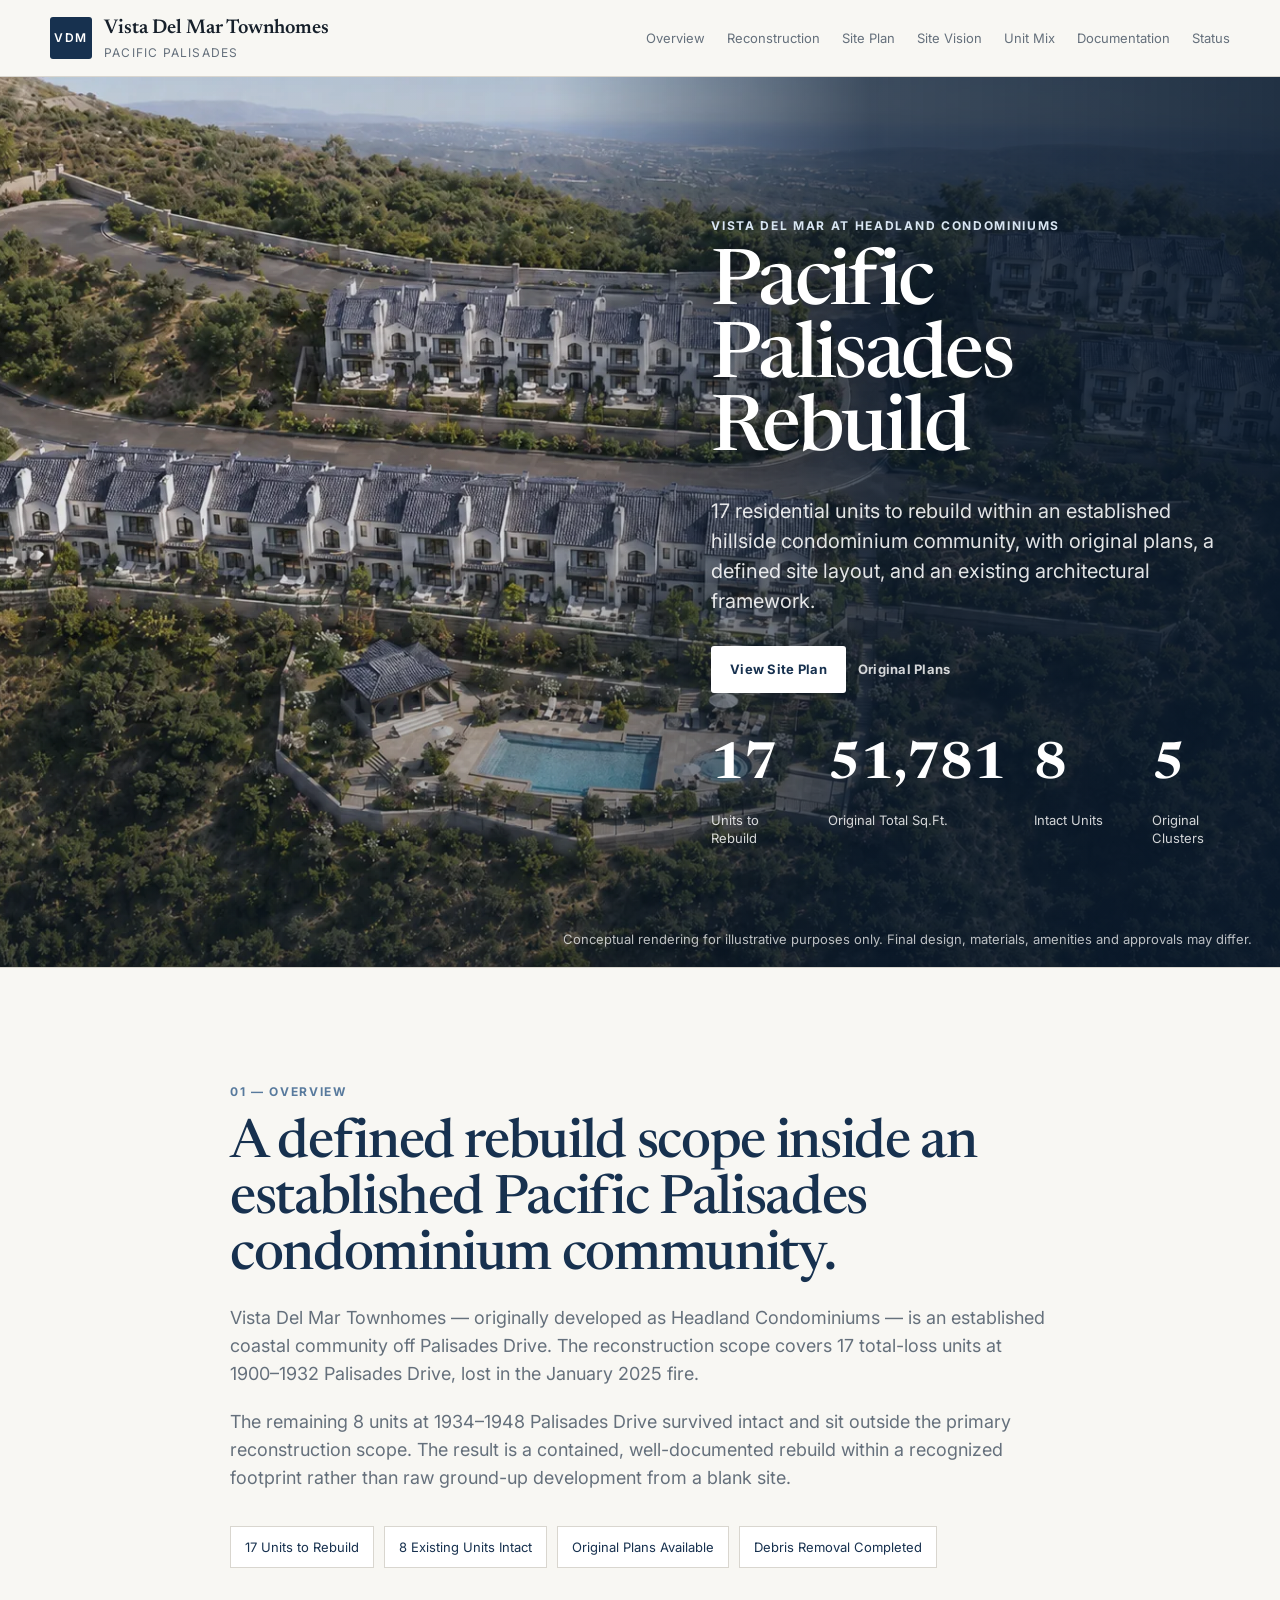
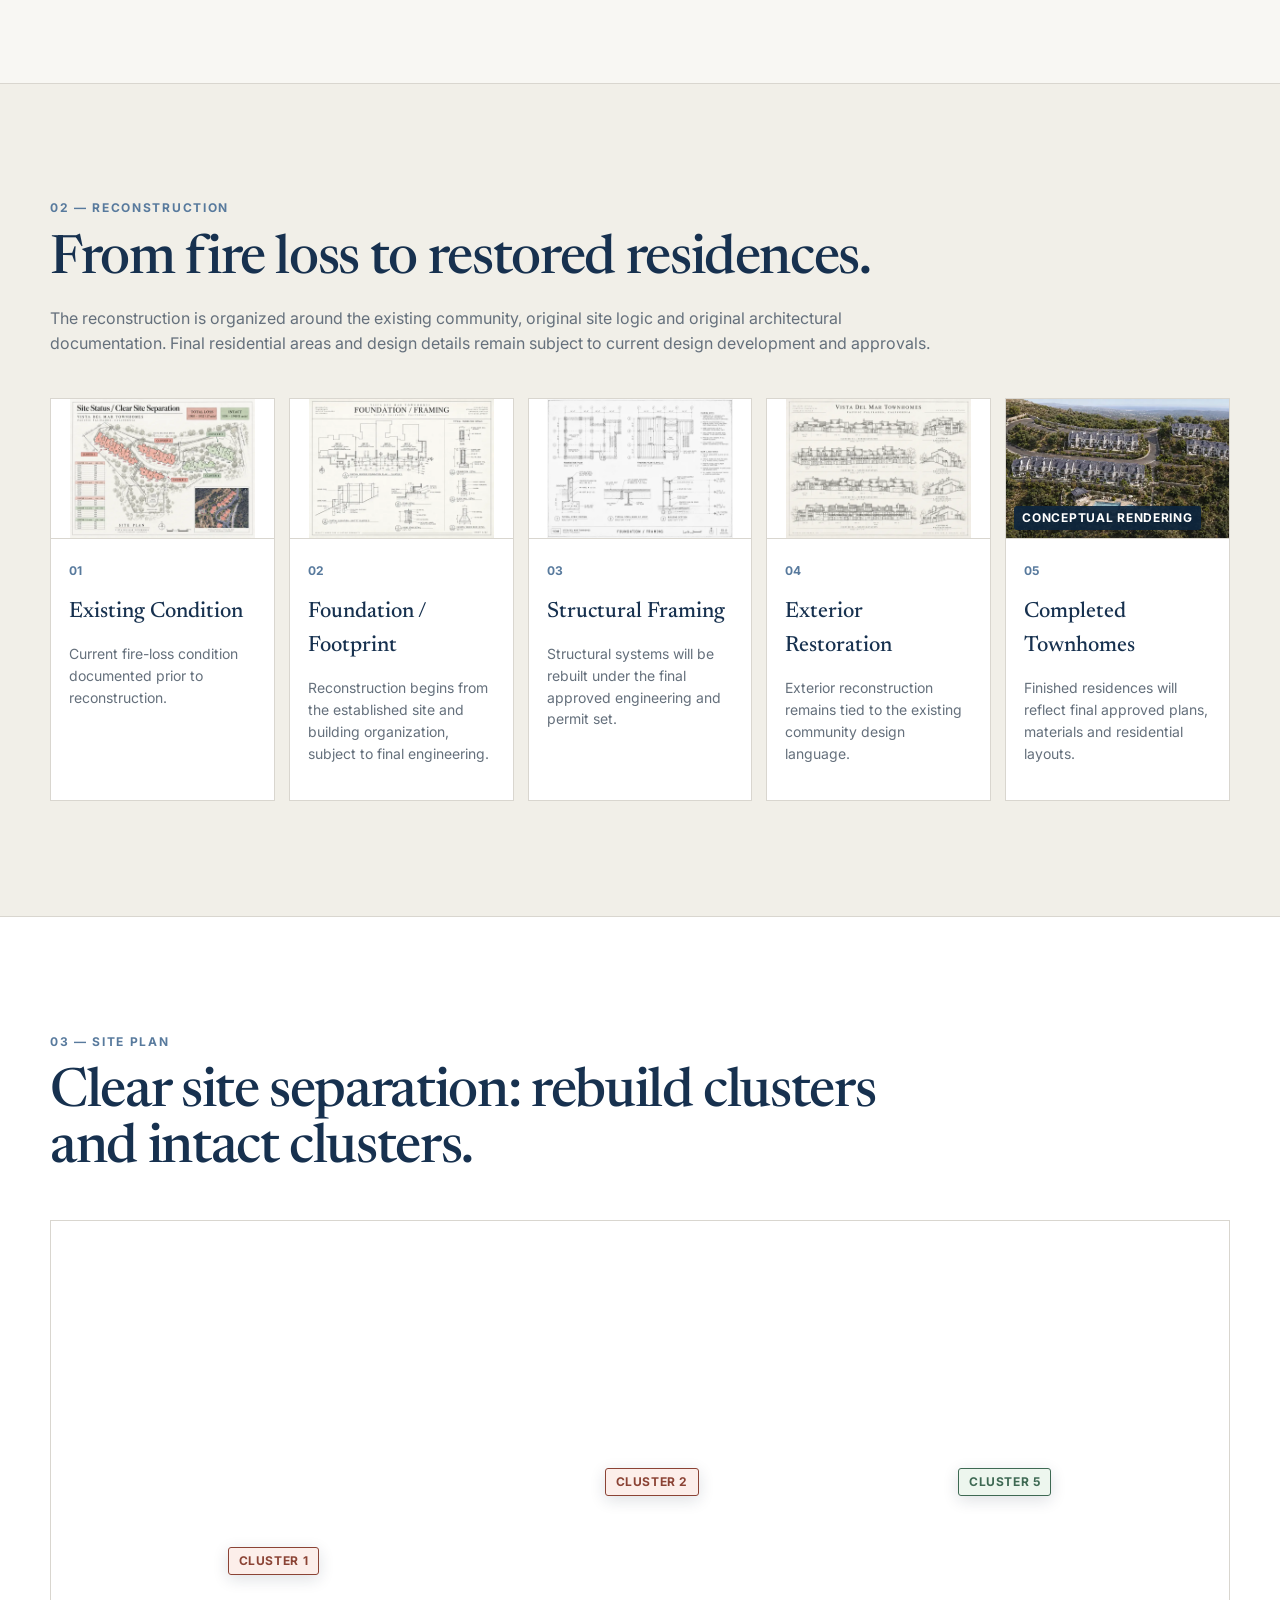
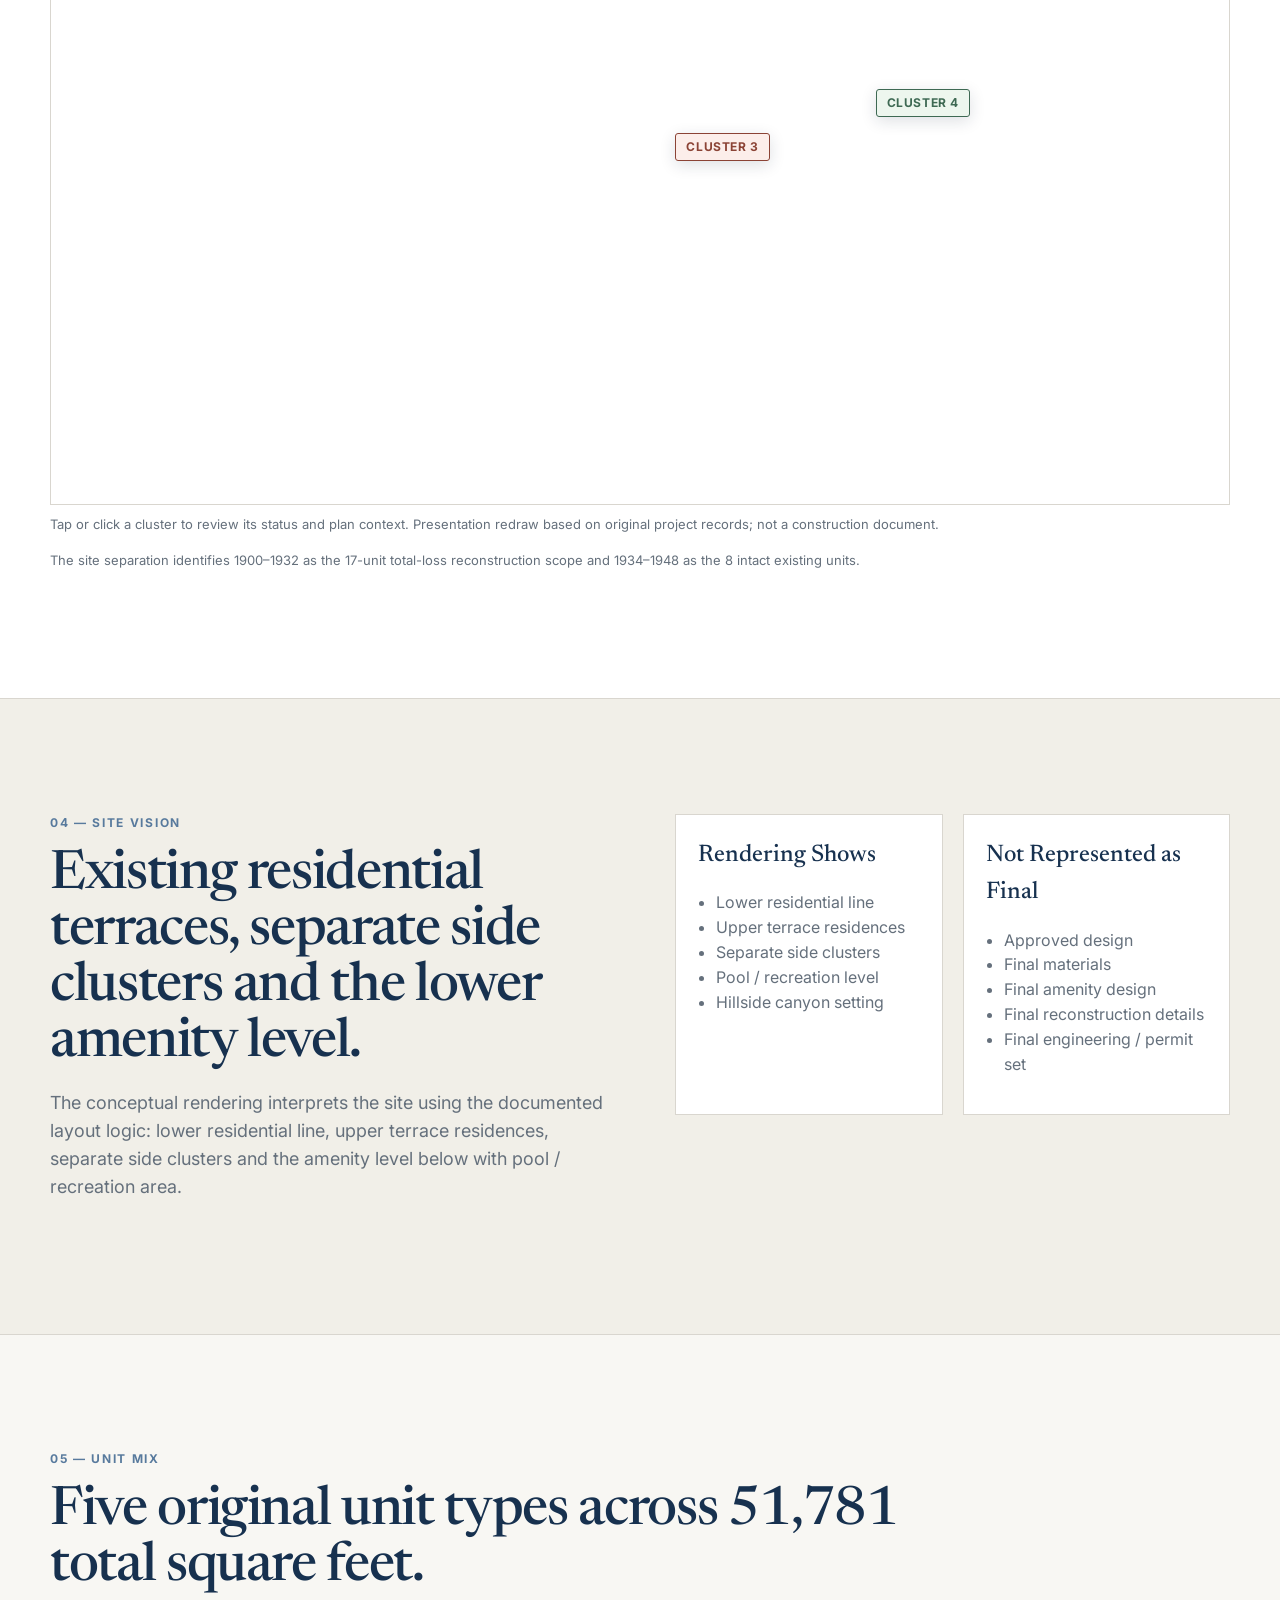
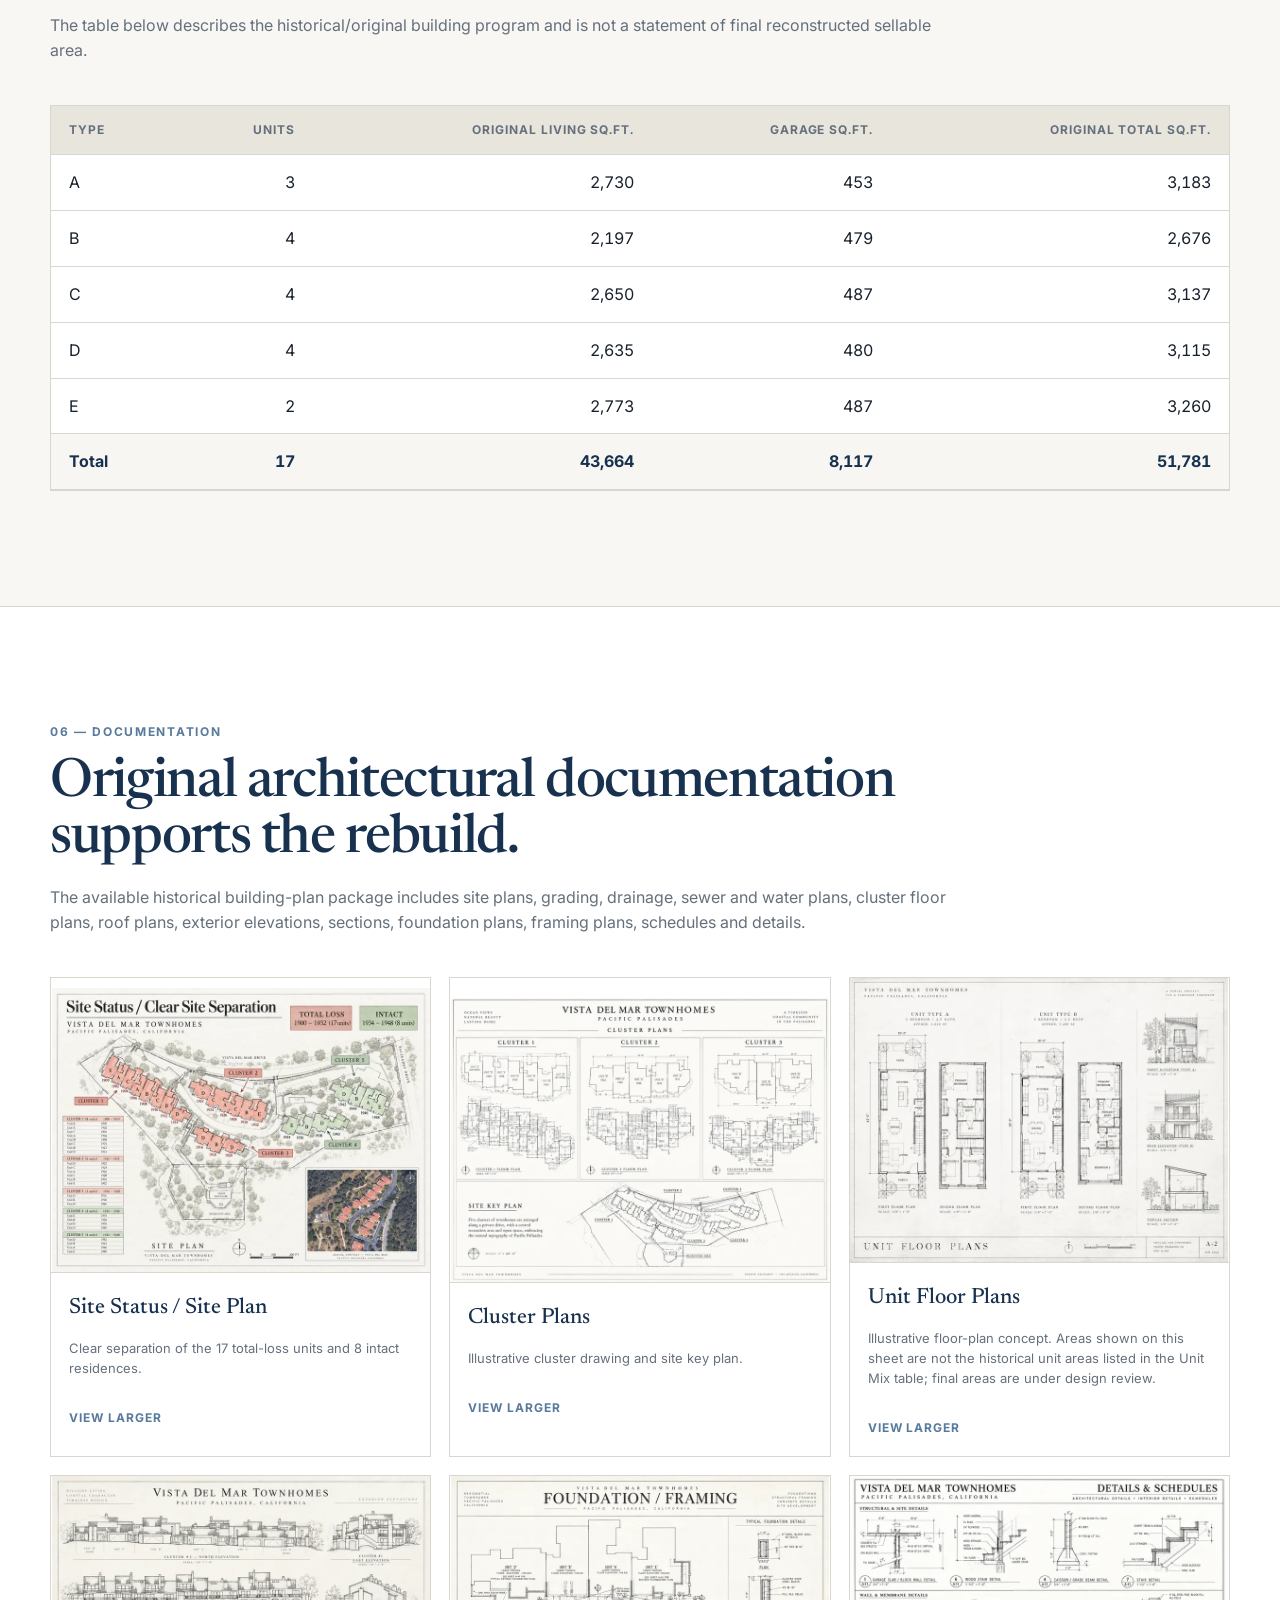
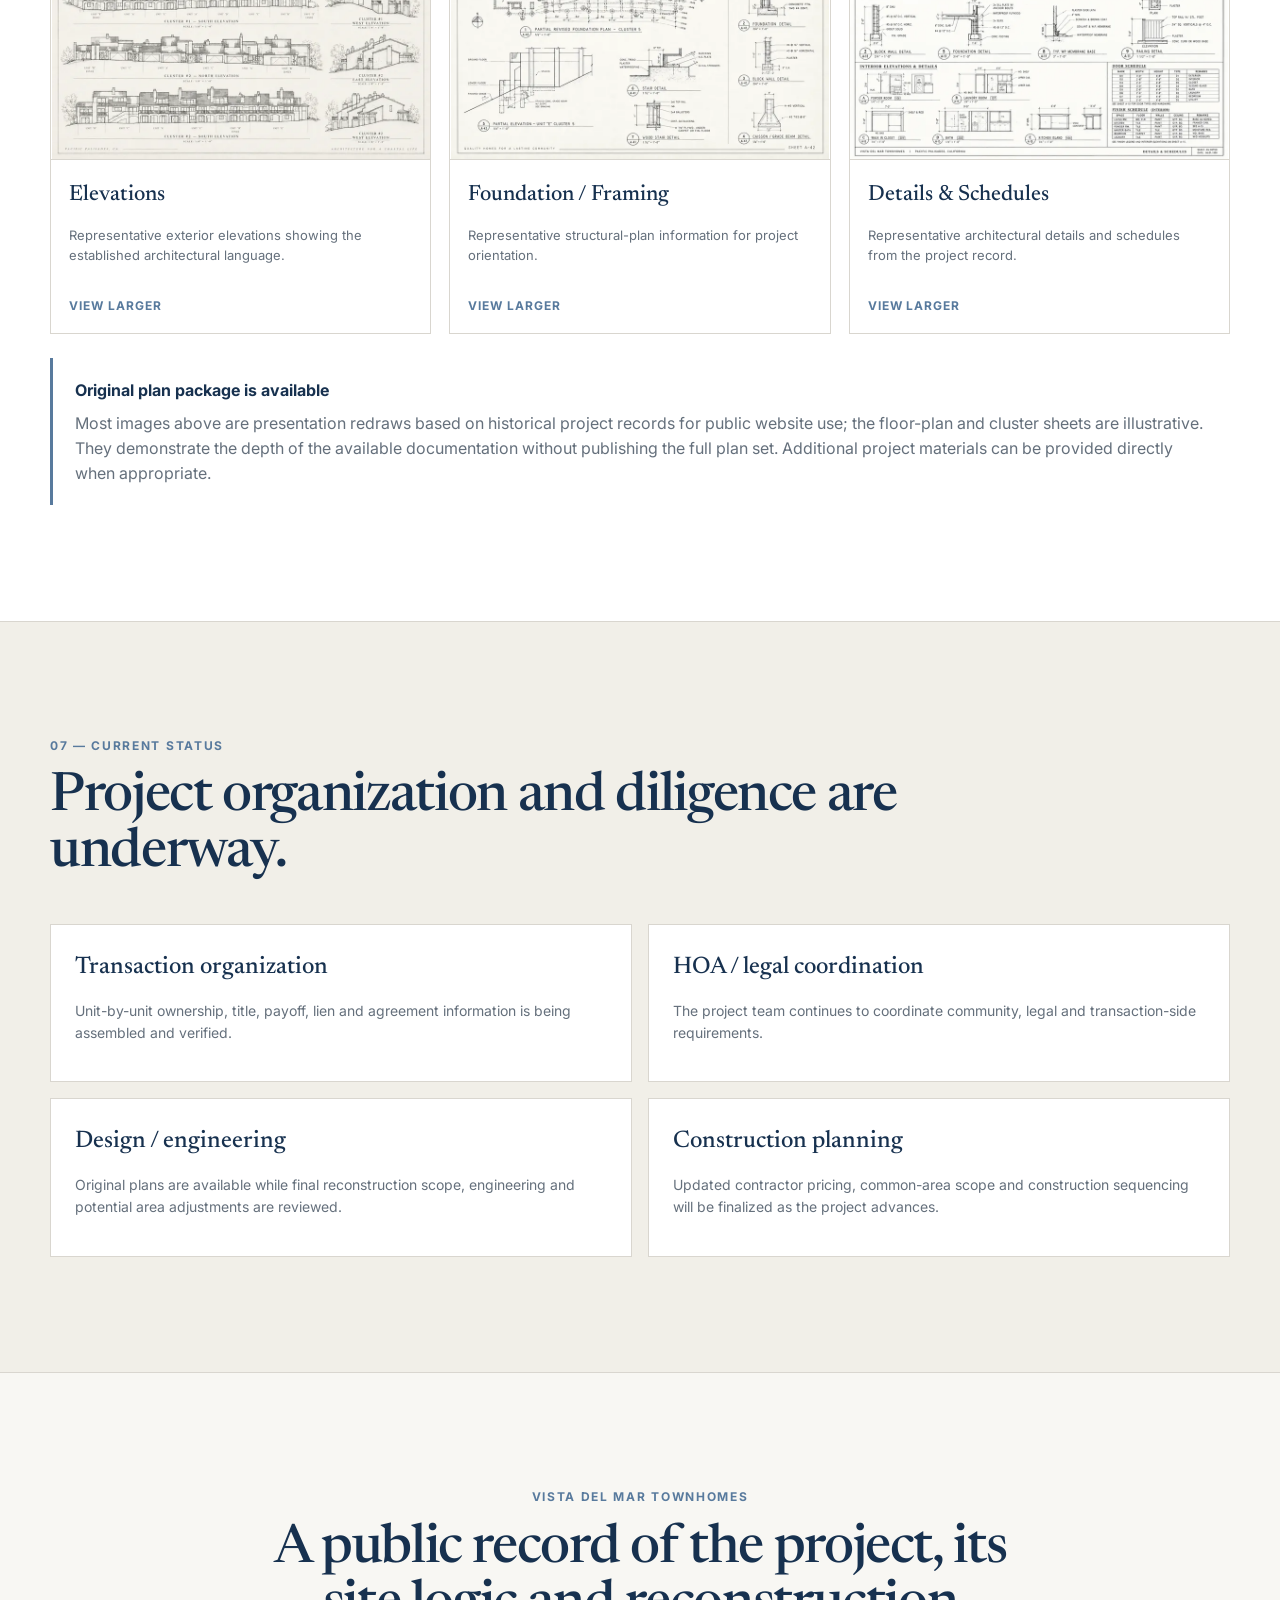
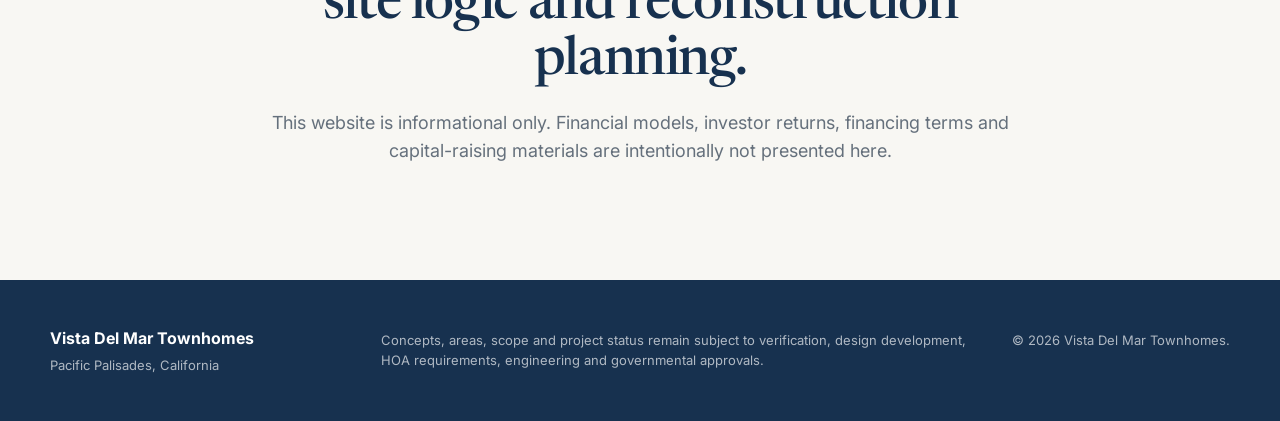
<file: index.html>
<!DOCTYPE html>
<html lang="en">
<head>
  <meta charset="UTF-8" />
  <meta name="viewport" content="width=device-width, initial-scale=1.0" />
  <title>Vista Del Mar Townhomes — Pacific Palisades Rebuild</title>
  <meta name="description" content="Public project overview for the reconstruction of 17 fire-loss residences within the Vista Del Mar / Headland Condominiums community in Pacific Palisades." />
  <meta name="theme-color" content="#17314f" />
  <link rel="canonical" href="https://vistadelmartownhomes.com/" />
  <link rel="icon" href="/favicon.svg" type="image/svg+xml" />
  <meta property="og:type" content="website" />
  <meta property="og:site_name" content="Vista Del Mar Townhomes" />
  <meta property="og:title" content="Vista Del Mar Townhomes — Pacific Palisades Rebuild" />
  <meta property="og:description" content="Public project overview for the reconstruction of 17 fire-loss residences in Pacific Palisades. Shown with a conceptual rendering for illustrative purposes only." />
  <meta property="og:url" content="https://vistadelmartownhomes.com/" />
  <meta property="og:image" content="https://vistadelmartownhomes.com/assets/vista-del-mar-featured.webp" />
  <meta property="og:image:width" content="1672" />
  <meta property="og:image:height" content="941" />
  <meta property="og:image:alt" content="Conceptual rendering of Vista Del Mar Townhomes in Pacific Palisades (illustrative only)" />
  <meta name="twitter:card" content="summary_large_image" />
  <meta name="twitter:title" content="Vista Del Mar Townhomes — Pacific Palisades Rebuild" />
  <meta name="twitter:description" content="Public project overview for the reconstruction of 17 fire-loss residences in Pacific Palisades. Conceptual rendering, illustrative only." />
  <meta name="twitter:image" content="https://vistadelmartownhomes.com/assets/vista-del-mar-featured.webp" />
  <script>document.documentElement.classList.add('js')</script>
  <link rel="preconnect" href="https://fonts.googleapis.com">
  <link rel="preconnect" href="https://fonts.gstatic.com" crossorigin>
  <link href="https://fonts.googleapis.com/css2?family=Inter:wght@400;500;600;700&family=Newsreader:opsz,wght@6..72,400;6..72,500;6..72,600&display=swap" rel="stylesheet">
  <link rel="stylesheet" href="styles.css?v=20261125" />
</head>
<body>
  <header class="site-header">
    <div class="wrap header-inner">
      <a class="brand" href="#top" aria-label="Vista Del Mar Townhomes home">
        <span class="brand-mark">VDM</span>
        <span><strong>Vista Del Mar Townhomes</strong><small>Pacific Palisades</small></span>
      </a>
      <button class="nav-toggle" id="nav-toggle" type="button" aria-expanded="false" aria-controls="site-nav" aria-label="Menu"><span class="nav-toggle__bars" aria-hidden="true"></span></button>
      <nav id="site-nav" aria-label="Primary">
        <a href="#overview">Overview</a>
        <a href="#reconstruction">Reconstruction</a>
        <a href="#site-plan">Site Plan</a>
        <a href="#site-vision">Site Vision</a>
        <a href="#unit-mix">Unit Mix</a>
        <a href="#documentation">Documentation</a>
        <a href="#status">Status</a>
      </nav>
    </div>
  </header>

  <main id="top">
    <section class="hero hero-full">
      <img class="hero-bg" src="/assets/vista-del-mar-featured.webp" srcset="/assets/img/vista-del-mar-featured-1200.webp 1200w, /assets/vista-del-mar-featured.webp 1672w" sizes="100vw" alt="Conceptual rendering of Vista Del Mar Townhomes in Pacific Palisades" width="1672" height="941" fetchpriority="high" decoding="async" />
      <div class="hero-overlay"></div>
      <div class="wrap hero-content">
        <p class="eyebrow eyebrow-light">Vista Del Mar at Headland Condominiums</p>
        <h1>Pacific Palisades<br>Rebuild</h1>
        <p class="hero-lede hero-lede-light">17 residential units to rebuild within an established hillside condominium community, with original plans, a defined site layout, and an existing architectural framework.</p>
        <div class="hero-actions"><a class="btn btn-light" href="#site-plan">View Site Plan</a><a class="btn btn-link-light" href="#documentation">Original Plans</a></div>
        <div class="hero-facts hero-facts-dark">
          <div><strong>17</strong><span>Units to Rebuild</span></div>
          <div><strong>51,781</strong><span>Original Total Sq.Ft.</span></div>
          <div><strong>8</strong><span>Intact Units</span></div>
          <div><strong>5</strong><span>Original Clusters</span></div>
        </div>
      </div>
      <p class="hero-caption">Conceptual rendering for illustrative purposes only. Final design, materials, amenities and approvals may differ.</p>
    </section>

    <section class="section" id="overview">
      <div class="wrap narrow">
        <p class="eyebrow">01 — Overview</p>
        <h2>A defined rebuild scope inside an established Pacific Palisades condominium community.</h2>
        <p>Vista Del Mar Townhomes — originally developed as Headland Condominiums — is an established coastal community off Palisades Drive. The reconstruction scope covers 17 total-loss units at 1900–1932 Palisades Drive, lost in the January 2025 fire.</p>
        <p>The remaining 8 units at 1934–1948 Palisades Drive survived intact and sit outside the primary reconstruction scope. The result is a contained, well-documented rebuild within a recognized footprint rather than raw ground-up development from a blank site.</p>
        <div class="fact-strip"><span>17 Units to Rebuild</span><span>8 Existing Units Intact</span><span>Original Plans Available</span><span>Debris Removal Completed</span></div>
      </div>
    </section>

    <section class="section section-alt" id="reconstruction">
      <div class="wrap">
        <div class="section-head"><p class="eyebrow">02 — Reconstruction</p><h2>From fire loss to restored residences.</h2><p>The reconstruction is organized around the existing community, original site logic and original architectural documentation. Final residential areas and design details remain subject to current design development and approvals.</p></div>
        <div class="step-grid">
          <article><button class="step-media-button" type="button" aria-label="Enlarge Existing Condition image" data-image="/assets/img/site-status-1448.webp" data-title="Existing Condition" data-copy="Current fire-loss condition documented prior to reconstruction."><picture><source type="image/webp" srcset="/assets/img/site-status-800.webp 800w" sizes="(min-width:1000px) 220px, (min-width:650px) 45vw, 100vw" /><img class="step-media step-media--plan" src="/assets/site-status.png" alt="" width="1448" height="1086" loading="lazy" decoding="async" /></picture></button><span>01</span><h3>Existing Condition</h3><p>Current fire-loss condition documented prior to reconstruction.</p></article>
          <article><button class="step-media-button" type="button" aria-label="Enlarge Foundation / Footprint image" data-image="/assets/img/foundation-framing-1448.webp" data-title="Foundation / Footprint" data-copy="Reconstruction begins from the established site and building organization, subject to final engineering."><picture><source type="image/webp" srcset="/assets/img/foundation-framing-800.webp 800w" sizes="(min-width:1000px) 220px, (min-width:650px) 45vw, 100vw" /><img class="step-media step-media--plan" src="/assets/foundation-framing.png" alt="" width="1448" height="1086" loading="lazy" decoding="async" /></picture></button><span>02</span><h3>Foundation / Footprint</h3><p>Reconstruction begins from the established site and building organization, subject to final engineering.</p></article>
          <article><button class="step-media-button" type="button" aria-label="Enlarge Structural Framing image" data-image="/assets/img/structural-framing-1448.webp" data-title="Structural Framing" data-copy="Structural systems will be rebuilt under the final approved engineering and permit set."><picture><source type="image/webp" srcset="/assets/img/structural-framing-800.webp 800w" sizes="(min-width:1000px) 220px, (min-width:650px) 45vw, 100vw" /><img class="step-media step-media--plan" src="/assets/structural-framing.png" alt="" width="1448" height="1086" loading="lazy" decoding="async" /></picture></button><span>03</span><h3>Structural Framing</h3><p>Structural systems will be rebuilt under the final approved engineering and permit set.</p></article>
          <article><button class="step-media-button" type="button" aria-label="Enlarge Exterior Restoration image" data-image="/assets/img/elevations-1448.webp" data-title="Exterior Restoration" data-copy="Exterior reconstruction remains tied to the existing community design language."><picture><source type="image/webp" srcset="/assets/img/elevations-800.webp 800w" sizes="(min-width:1000px) 220px, (min-width:650px) 45vw, 100vw" /><img class="step-media step-media--plan" src="/assets/elevations.png" alt="" width="1448" height="1086" loading="lazy" decoding="async" /></picture></button><span>04</span><h3>Exterior Restoration</h3><p>Exterior reconstruction remains tied to the existing community design language.</p></article>
          <article><button class="step-media-button" type="button" aria-label="Enlarge Completed Townhomes conceptual rendering" data-image="/assets/vista-del-mar-featured.webp" data-caption="Conceptual rendering for illustrative purposes only. Final design subject to review and approvals." data-title="Completed Townhomes" data-copy="Finished residences will reflect final approved plans, materials and residential layouts."><img class="step-media" src="/assets/img/vista-del-mar-featured-800.webp" alt="" width="800" height="450" loading="lazy" decoding="async" /><span class="concept-tag">Conceptual rendering</span></button><span>05</span><h3>Completed Townhomes</h3><p>Finished residences will reflect final approved plans, materials and residential layouts.</p></article>
        </div>
      </div>
    </section>

    <section class="section site-plan-section" id="site-plan">
      <div class="wrap">
        <div class="section-head"><p class="eyebrow">03 — Site Plan</p><h2>Clear site separation: rebuild clusters and intact clusters.</h2></div>
        <figure class="site-plan-figure">
          <div class="plan-image-frame plan-clickmap">
            <picture><source type="image/webp" srcset="/assets/img/site-status-800.webp 800w, /assets/img/site-status-1448.webp 1448w" sizes="(min-width:1200px) 1140px, calc(100vw - 28px)" /><img src="/assets/site-status.png" alt="Vista Del Mar site status and clear site separation plan" width="1448" height="1086" loading="lazy" decoding="async" /></picture>
            <button class="cluster-pin rebuild c1" type="button" aria-label="Cluster 1 — Rebuild" data-image="/assets/img/cluster-plans-1448.webp" data-title="Cluster 1 — Rebuild" data-copy="1900–1914 Palisades Drive · 8 fire-loss residences" data-caption="Illustrative cluster drawing; unit counts and address labels on this sheet may not match the actual units. See Site Status for the unit-by-unit status."><span class="pin-long">Cluster </span>1</button>
            <button class="cluster-pin rebuild c2" type="button" aria-label="Cluster 2 — Rebuild" data-image="/assets/img/cluster-plans-1448.webp" data-title="Cluster 2 — Rebuild" data-copy="1922–1932 Palisades Drive · 6 fire-loss residences" data-caption="Illustrative cluster drawing; unit counts and address labels on this sheet may not match the actual units. See Site Status for the unit-by-unit status."><span class="pin-long">Cluster </span>2</button>
            <button class="cluster-pin rebuild c3" type="button" aria-label="Cluster 3 — Rebuild" data-image="/assets/img/cluster-plans-1448.webp" data-title="Cluster 3 — Rebuild" data-copy="1916–1920 Palisades Drive · 3 fire-loss residences" data-caption="Illustrative cluster drawing; unit counts and address labels on this sheet may not match the actual units. See Site Status for the unit-by-unit status."><span class="pin-long">Cluster </span>3</button>
            <button class="cluster-pin intact c4" type="button" aria-label="Cluster 4 — Intact" data-image="/assets/img/site-plan-1448.webp" data-title="Cluster 4 — Intact" data-copy="1934–1940 Palisades Drive · existing residences outside the primary rebuild scope"><span class="pin-long">Cluster </span>4</button>
            <button class="cluster-pin intact c5" type="button" aria-label="Cluster 5 — Intact" data-image="/assets/img/site-plan-1448.webp" data-title="Cluster 5 — Intact" data-copy="1942–1948 Palisades Drive · existing residences outside the primary rebuild scope"><span class="pin-long">Cluster </span>5</button>
          </div>
          <figcaption>Tap or click a cluster to review its status and plan context. Presentation redraw based on original project records; not a construction document.</figcaption>
        <ul class="cluster-list" aria-label="Clusters"><li><button class="cluster-list__btn rebuild" type="button" data-image="/assets/img/cluster-plans-1448.webp" data-title="Cluster 1 — Rebuild" data-copy="1900–1914 Palisades Drive · 8 fire-loss residences" data-caption="Illustrative cluster drawing; unit counts and address labels on this sheet may not match the actual units. See Site Status for the unit-by-unit status.">Cluster 1 — Rebuild</button></li><li><button class="cluster-list__btn rebuild" type="button" data-image="/assets/img/cluster-plans-1448.webp" data-title="Cluster 2 — Rebuild" data-copy="1922–1932 Palisades Drive · 6 fire-loss residences" data-caption="Illustrative cluster drawing; unit counts and address labels on this sheet may not match the actual units. See Site Status for the unit-by-unit status.">Cluster 2 — Rebuild</button></li><li><button class="cluster-list__btn rebuild" type="button" data-image="/assets/img/cluster-plans-1448.webp" data-title="Cluster 3 — Rebuild" data-copy="1916–1920 Palisades Drive · 3 fire-loss residences" data-caption="Illustrative cluster drawing; unit counts and address labels on this sheet may not match the actual units. See Site Status for the unit-by-unit status.">Cluster 3 — Rebuild</button></li><li><button class="cluster-list__btn intact" type="button" data-image="/assets/img/site-plan-1448.webp" data-title="Cluster 4 — Intact" data-copy="1934–1940 Palisades Drive · existing residences outside the primary rebuild scope">Cluster 4 — Intact</button></li><li><button class="cluster-list__btn intact" type="button" data-image="/assets/img/site-plan-1448.webp" data-title="Cluster 5 — Intact" data-copy="1942–1948 Palisades Drive · existing residences outside the primary rebuild scope">Cluster 5 — Intact</button></li></ul>
        </figure>
        <p class="section-note">The site separation identifies 1900–1932 as the 17-unit total-loss reconstruction scope and 1934–1948 as the 8 intact existing units.</p>
      </div>
    </section>

    <section class="section section-alt" id="site-vision">
      <div class="wrap vision-grid">
        <div><p class="eyebrow">04 — Site Vision</p><h2>Existing residential terraces, separate side clusters and the lower amenity level.</h2><p class="vision-copy">The conceptual rendering interprets the site using the documented layout logic: lower residential line, upper terrace residences, separate side clusters and the amenity level below with pool / recreation area.</p></div>
        <div class="vision-lists">
          <div><h3>Rendering Shows</h3><ul><li>Lower residential line</li><li>Upper terrace residences</li><li>Separate side clusters</li><li>Pool / recreation level</li><li>Hillside canyon setting</li></ul></div>
          <div><h3>Not Represented as Final</h3><ul><li>Approved design</li><li>Final materials</li><li>Final amenity design</li><li>Final reconstruction details</li><li>Final engineering / permit set</li></ul></div>
        </div>
      </div>
    </section>

    <section class="section" id="unit-mix">
      <div class="wrap">
        <div class="section-head"><p class="eyebrow">05 — Unit Mix</p><h2>Five original unit types across 51,781 total square feet.</h2><p>The table below describes the historical/original building program and is not a statement of final reconstructed sellable area.</p></div>
        <p class="swipe-hint" id="swipe-hint" hidden>Swipe to see more →</p>
        <div class="table-frame" id="table-frame"><div class="table-wrap" id="table-wrap" tabindex="0" role="region" aria-label="Unit mix table, scrollable">
          <table><thead><tr><th>Type</th><th>Units</th><th>Original Living Sq.Ft.</th><th>Garage Sq.Ft.</th><th>Original Total Sq.Ft.</th></tr></thead>
          <tbody><tr><td>A</td><td>3</td><td>2,730</td><td>453</td><td>3,183</td></tr><tr><td>B</td><td>4</td><td>2,197</td><td>479</td><td>2,676</td></tr><tr><td>C</td><td>4</td><td>2,650</td><td>487</td><td>3,137</td></tr><tr><td>D</td><td>4</td><td>2,635</td><td>480</td><td>3,115</td></tr><tr><td>E</td><td>2</td><td>2,773</td><td>487</td><td>3,260</td></tr><tr class="total"><td>Total</td><td>17</td><td>43,664</td><td>8,117</td><td>51,781</td></tr></tbody></table>
        </div></div>
      </div>
    </section>

    <section class="section documentation-section" id="documentation">
      <div class="wrap">
        <div class="section-head"><p class="eyebrow">06 — Documentation</p><h2>Original architectural documentation supports the rebuild.</h2><p>The available historical building-plan package includes site plans, grading, drainage, sewer and water plans, cluster floor plans, roof plans, exterior elevations, sections, foundation plans, framing plans, schedules and details.</p></div>
        <div class="doc-gallery">
          <button class="doc-card doc-open" type="button" data-image="/assets/img/site-status-1448.webp" data-title="Site Status / Site Plan" data-copy="Clear separation of the 17 total-loss units and 8 intact residences."><picture><source type="image/webp" srcset="/assets/img/site-status-800.webp 800w" sizes="(min-width:1000px) 380px, (min-width:650px) 48vw, 100vw" /><img class="doc-image" src="/assets/site-status.png" alt="Vista Del Mar site status plan" width="1448" height="1086" loading="lazy" decoding="async" /></picture><h3>Site Status / Site Plan</h3><p>Clear separation of the 17 total-loss units and 8 intact residences.</p><span class="view-label">View larger</span></button>
          <button class="doc-card doc-open" type="button" data-image="/assets/img/cluster-plans-1448.webp" data-title="Cluster Plans" data-copy="Illustrative cluster drawing and site key plan." data-caption="Illustrative cluster drawing; unit counts and address labels on this sheet may not match the actual units. See Site Status for the unit-by-unit status."><picture><source type="image/webp" srcset="/assets/img/cluster-plans-800.webp 800w" sizes="(min-width:1000px) 380px, (min-width:650px) 48vw, 100vw" /><img class="doc-image" src="/assets/cluster-plans.png" alt="Vista Del Mar cluster plans" width="1448" height="1086" loading="lazy" decoding="async" /></picture><h3>Cluster Plans</h3><p>Illustrative cluster drawing and site key plan.</p><span class="view-label">View larger</span></button>
          <button class="doc-card doc-open" type="button" data-image="/assets/img/unit-floor-plans-1448.webp" data-title="Unit Floor Plans" data-copy="Illustrative floor-plan concept; final areas are under design review." data-caption="Illustrative floor-plan concept. Areas shown on this sheet are not the historical unit areas listed in the Unit Mix table; final areas are under design review."><picture><source type="image/webp" srcset="/assets/img/unit-floor-plans-800.webp 800w" sizes="(min-width:1000px) 380px, (min-width:650px) 48vw, 100vw" /><img class="doc-image" src="/assets/unit-floor-plans.png" alt="Vista Del Mar unit floor plans" width="1448" height="1086" loading="lazy" decoding="async" /></picture><h3>Unit Floor Plans</h3><p>Illustrative floor-plan concept. Areas shown on this sheet are not the historical unit areas listed in the Unit Mix table; final areas are under design review.</p><span class="view-label">View larger</span></button>
          <button class="doc-card doc-open" type="button" data-image="/assets/img/elevations-1448.webp" data-title="Elevations" data-copy="Representative exterior elevations showing the established architectural language."><picture><source type="image/webp" srcset="/assets/img/elevations-800.webp 800w" sizes="(min-width:1000px) 380px, (min-width:650px) 48vw, 100vw" /><img class="doc-image" src="/assets/elevations.png" alt="Vista Del Mar elevations" width="1448" height="1086" loading="lazy" decoding="async" /></picture><h3>Elevations</h3><p>Representative exterior elevations showing the established architectural language.</p><span class="view-label">View larger</span></button>
          <button class="doc-card doc-open" type="button" data-image="/assets/img/foundation-framing-1448.webp" data-title="Foundation / Framing" data-copy="Representative structural-plan information for project orientation."><picture><source type="image/webp" srcset="/assets/img/foundation-framing-800.webp 800w" sizes="(min-width:1000px) 380px, (min-width:650px) 48vw, 100vw" /><img class="doc-image" src="/assets/foundation-framing.png" alt="Vista Del Mar foundation and framing plans" width="1448" height="1086" loading="lazy" decoding="async" /></picture><h3>Foundation / Framing</h3><p>Representative structural-plan information for project orientation.</p><span class="view-label">View larger</span></button>
          <button class="doc-card doc-open" type="button" data-image="/assets/img/details-schedules-1448.webp" data-title="Details & Schedules" data-copy="Representative architectural details and schedules from the project record."><picture><source type="image/webp" srcset="/assets/img/details-schedules-800.webp 800w" sizes="(min-width:1000px) 380px, (min-width:650px) 48vw, 100vw" /><img class="doc-image" src="/assets/details-schedules.png" alt="Vista Del Mar details and schedules" width="1448" height="1086" loading="lazy" decoding="async" /></picture><h3>Details & Schedules</h3><p>Representative architectural details and schedules from the project record.</p><span class="view-label">View larger</span></button>
        </div>
        <div class="notice"><strong>Original plan package is available</strong><p>Most images above are presentation redraws based on historical project records for public website use; the floor-plan and cluster sheets are illustrative. They demonstrate the depth of the available documentation without publishing the full plan set. Additional project materials can be provided directly when appropriate.</p></div>
      </div>
    </section>

    <section class="section section-alt" id="status">
      <div class="wrap">
        <div class="section-head"><p class="eyebrow">07 — Current Status</p><h2>Project organization and diligence are underway.</h2></div>
        <div class="status-grid">
          <div><strong>Transaction organization</strong><p>Unit-by-unit ownership, title, payoff, lien and agreement information is being assembled and verified.</p></div>
          <div><strong>HOA / legal coordination</strong><p>The project team continues to coordinate community, legal and transaction-side requirements.</p></div>
          <div><strong>Design / engineering</strong><p>Original plans are available while final reconstruction scope, engineering and potential area adjustments are reviewed.</p></div>
          <div><strong>Construction planning</strong><p>Updated contractor pricing, common-area scope and construction sequencing will be finalized as the project advances.</p></div>
        </div>
      </div>
    </section>

    <section class="section closing"><div class="wrap narrow"><p class="eyebrow">Vista Del Mar Townhomes</p><h2>A public record of the project, its site logic and reconstruction planning.</h2><p>This website is informational only. Financial models, investor returns, financing terms and capital-raising materials are intentionally not presented here.</p></div></section>
  </main>

  <footer><div class="wrap footer-inner"><div><strong>Vista Del Mar Townhomes</strong><span>Pacific Palisades, California</span></div><p>Concepts, areas, scope and project status remain subject to verification, design development, HOA requirements, engineering and governmental approvals.</p><span>© 2026 Vista Del Mar Townhomes.</span></div></footer>

  <div class="plan-modal" id="plan-modal" aria-hidden="true">
    <div class="plan-modal__backdrop" data-close-modal></div>
    <div class="plan-modal__dialog" role="dialog" aria-modal="true" aria-labelledby="plan-modal-title">
      <button class="plan-modal__close" type="button" aria-label="Close plan viewer" data-close-modal>×</button>
      <div class="plan-modal__visual" id="plan-modal-visual">
        <img id="plan-modal-image" alt="" width="1448" height="1086" decoding="async" />
      </div>
      <div class="plan-modal__copy">
        <p class="eyebrow">Project Plan View</p>
        <h2 id="plan-modal-title">Site Plan</h2>
        <p id="plan-modal-copy"></p>
        <a class="plan-modal__full" id="plan-modal-full" href="#" target="_blank" rel="noopener">Open full size in a new tab</a>
        <small id="plan-modal-caption">Presentation redraw based on historical project records. For orientation only; not a construction document.</small>
      </div>
    </div>
  </div>
  <script src="script.js?v=20261125"></script>
</body>
</html>
</file>
<file: styles.css>
:root{
  --paper:#f8f7f3;
  --white:#fff;
  --ink:#17202b;
  --muted:#65707c;
  --navy:#17314f;
  --blue:#587a9d;
  --stone:#ece9e1;
  --line:#d9d6cf;
  --max:1180px;
  --radius:4px;
  --serif:"Newsreader", Georgia, serif;
  --sans:"Inter", Arial, sans-serif;
}
*{box-sizing:border-box}
html{scroll-behavior:smooth}
body{margin:0;background:var(--paper);color:var(--ink);font-family:var(--sans);line-height:1.55}
a{color:inherit;text-decoration:none}
img{display:block;max-width:100%}
.wrap{width:min(var(--max),calc(100% - 40px));margin:0 auto}
.narrow{max-width:820px}
.site-header{position:sticky;top:0;z-index:20;background:rgba(248,247,243,.96);backdrop-filter:blur(10px);border-bottom:1px solid var(--line)}
.header-inner{min-height:76px;display:flex;align-items:center;justify-content:space-between;gap:30px}
.brand{display:flex;align-items:center;gap:12px}
.brand-mark{display:grid;place-items:center;width:42px;height:42px;background:var(--navy);color:white;font:600 12px/1 var(--sans);letter-spacing:.12em;border-radius:3px}
.brand strong,.brand small{display:block}
.brand strong{font-family:var(--serif);font-size:20px;font-weight:600}
.brand small{font-size:11px;letter-spacing:.1em;text-transform:uppercase;color:var(--muted)}
nav{display:flex;gap:22px;font-size:13px;color:var(--muted)}
nav a:hover{color:var(--navy)}
.hero{padding:clamp(56px,8vw,110px) 0 70px}
.hero-grid{display:grid;grid-template-columns:.9fr 1.1fr;gap:clamp(36px,6vw,80px);align-items:center}
.eyebrow{margin:0 0 14px;color:var(--blue);font-size:12px;font-weight:700;letter-spacing:.14em;text-transform:uppercase}
h1,h2,h3{font-family:var(--serif);color:var(--navy);font-weight:500;margin:0}
h1{font-size:clamp(48px,6.6vw,84px);line-height:.95;letter-spacing:-.035em}
h2{font-size:clamp(34px,4.3vw,54px);line-height:1.04;letter-spacing:-.025em}
h3{font-size:24px}
.hero-lede{font-size:19px;color:var(--muted);max-width:640px;margin:28px 0 0}
.hero-facts{display:grid;grid-template-columns:repeat(3,1fr);gap:1px;background:var(--line);border:1px solid var(--line);margin-top:34px}
.hero-facts div{background:var(--white);padding:18px}
.hero-facts strong{display:block;font-family:var(--serif);font-size:34px;color:var(--navy)}
.hero-facts span{font-size:12px;color:var(--muted)}
.hero-media{margin:0}
.hero-media img{width:100%;aspect-ratio:16/10;object-fit:cover;border:1px solid var(--line)}
figcaption{margin-top:9px;color:var(--muted);font-size:11px}
.section{padding:clamp(70px,9vw,120px) 0;border-top:1px solid var(--line)}
.section-alt{background:#f1efe8}
.section-head{max-width:900px;margin-bottom:42px}
.section-head>p:not(.eyebrow){margin:18px 0 0;color:var(--muted);font-size:16px}
.narrow>p:not(.eyebrow){font-size:18px;color:var(--muted);margin:20px 0}
.fact-strip{display:flex;flex-wrap:wrap;gap:10px;margin-top:34px}
.fact-strip span{border:1px solid var(--line);background:var(--white);padding:10px 14px;font-size:13px;color:var(--navy)}
.step-grid{display:grid;grid-template-columns:repeat(5,1fr);gap:1px;background:var(--line);border:1px solid var(--line)}
.step-grid article{background:var(--white);padding:22px}
.step-grid article>span{color:var(--blue);font-size:12px;font-weight:700}
.step-grid h3{margin-top:14px;font-size:22px}
.step-grid p,.cluster p,.status-grid p{font-size:14px;color:var(--muted)}
.notice{margin-top:24px;border-left:3px solid var(--blue);background:var(--white);padding:20px 22px}
.notice strong{display:block;color:var(--navy)}
.notice p{margin:8px 0 0;color:var(--muted)}
.cluster-grid{display:grid;grid-template-columns:repeat(3,1fr);gap:16px}
.cluster{padding:24px;border:1px solid var(--line);background:var(--white)}
.cluster span{font-size:11px;font-weight:700;letter-spacing:.1em;text-transform:uppercase;color:var(--muted)}
.cluster.rebuild span{color:#8a4d3b}
.cluster.intact span{color:#3f6a59}
.cluster h3{margin-top:8px}
.table-wrap{overflow:auto;border:1px solid var(--line);background:var(--white)}
table{width:100%;border-collapse:collapse;min-width:760px}
th,td{padding:15px 18px;border-bottom:1px solid var(--line);text-align:right;font-variant-numeric:tabular-nums}
th:first-child,td:first-child{text-align:left}
th{background:#e8e5dd;color:var(--muted);font-size:11px;text-transform:uppercase;letter-spacing:.08em}
tr.total td{font-weight:700;color:var(--navy);background:#f7f6f2}
.section-note{margin-top:16px;color:var(--muted);font-size:13px}
.doc-grid{display:grid;grid-template-columns:repeat(4,1fr);gap:1px;background:var(--line);border:1px solid var(--line)}
.doc-grid div{background:var(--white);padding:22px;color:var(--navy);font-family:var(--serif);font-size:21px}
.status-grid{display:grid;grid-template-columns:repeat(2,1fr);gap:16px}
.status-grid div{background:var(--white);border:1px solid var(--line);padding:24px}
.status-grid strong{font-family:var(--serif);font-size:24px;color:var(--navy);font-weight:500}
.closing{text-align:center}
.closing p:last-child{max-width:760px;margin:20px auto 0;color:var(--muted)}
footer{background:var(--navy);color:white;padding:46px 0}
.footer-inner{display:grid;grid-template-columns:1fr 2fr auto;gap:30px;align-items:start}
.footer-inner strong,.footer-inner span{display:block}
.footer-inner span,.footer-inner p{font-size:12px;color:rgba(255,255,255,.66);margin:4px 0 0}
@media(max-width:900px){
  nav{display:none}
  .hero-grid{grid-template-columns:1fr}
  .step-grid{grid-template-columns:repeat(2,1fr)}
  .cluster-grid{grid-template-columns:repeat(2,1fr)}
  .doc-grid{grid-template-columns:repeat(2,1fr)}
  .footer-inner{grid-template-columns:1fr}
}
@media(max-width:600px){
  .wrap{width:min(var(--max),calc(100% - 28px))}
  .hero-facts,.status-grid,.cluster-grid,.step-grid,.doc-grid{grid-template-columns:1fr}
  .hero{padding-top:40px}
}


/* restored original presentation */
.hero-full{position:relative;min-height:760px;display:flex;align-items:flex-end;padding:0;overflow:hidden;background:#102238}
.hero-bg{position:absolute;inset:0;width:100%;height:100%;object-fit:cover}
.hero-overlay{position:absolute;inset:0;background:linear-gradient(90deg,rgba(9,25,44,.82) 0%,rgba(9,25,44,.52) 46%,rgba(9,25,44,.18) 100%),linear-gradient(0deg,rgba(9,25,44,.45),rgba(9,25,44,0) 45%)}
.hero-content{position:relative;z-index:2;padding-top:140px;padding-bottom:120px;color:#fff}
.eyebrow-light{color:#d8e5f2}
.hero-full h1{color:#fff;font-size:clamp(62px,8vw,108px);max-width:780px;text-shadow:0 2px 25px rgba(0,0,0,.22)}
.hero-lede-light{color:rgba(255,255,255,.88);max-width:720px;font-size:20px}
.hero-actions{display:flex;gap:12px;margin-top:30px;flex-wrap:wrap}
.btn{display:inline-flex;align-items:center;justify-content:center;padding:12px 18px;border-radius:3px;font-size:13px;font-weight:700;letter-spacing:.02em;border:1px solid transparent}
.btn-light{background:#fff;color:var(--navy)}
.btn-outline{border-color:rgba(255,255,255,.55);color:#fff;background:rgba(255,255,255,.06)}
.hero-facts-dark{max-width:800px;background:rgba(255,255,255,.18);border-color:rgba(255,255,255,.22);backdrop-filter:blur(10px)}
.hero-facts-dark div{background:rgba(12,31,52,.7)}
.hero-facts-dark strong{color:#fff}
.hero-facts-dark span{color:rgba(255,255,255,.72)}
.hero-caption{position:absolute;z-index:2;right:28px;bottom:18px;margin:0;color:rgba(255,255,255,.72);font-size:11px}
.site-plan-section{background:#fff}
.site-plan-visual{position:relative;min-height:560px;border:1px solid var(--line);background:linear-gradient(145deg,#eef1e8,#d9dfd2);overflow:hidden}
.site-plan-visual:before{content:"";position:absolute;inset:0;background:repeating-linear-gradient(16deg,transparent 0 23px,rgba(65,85,65,.08) 24px 25px)}
.road{position:absolute;left:8%;right:8%;top:43%;height:92px;background:#747b80;transform:rotate(-7deg);border-radius:45px;color:#eaecef;font-size:12px;letter-spacing:.08em;text-transform:uppercase;display:flex;align-items:center;justify-content:center}
.pool{position:absolute;left:42%;top:12%;width:16%;height:13%;border-radius:45%;background:#b9d9e9;border:2px solid rgba(48,102,134,.35);display:grid;place-items:center;color:#476b80;font-size:12px}
.plan-cluster{position:absolute;padding:13px 15px;background:#fff;border:3px solid;border-radius:4px;box-shadow:0 8px 25px rgba(18,35,47,.12)}
.plan-cluster span{display:block;font-family:var(--serif);font-size:19px;color:var(--navy)}
.plan-cluster small{display:block;margin-top:3px;font-size:11px}
.plan-cluster.rebuild{border-color:#b95441}.plan-cluster.intact{border-color:#4d8b62}
.pc1{left:11%;top:19%;width:27%}.pc2{left:36%;top:53%;width:24%}.pc3{right:17%;top:23%;width:20%}.pc4{right:8%;bottom:13%;width:19%}.pc5{left:19%;bottom:7%;width:17%}
.cluster-grid-wide{grid-template-columns:repeat(5,1fr);margin-top:18px}
.vision-grid{display:grid;grid-template-columns:1fr 1fr;gap:70px;align-items:start}
.vision-copy{color:var(--muted);font-size:18px}
.vision-lists{display:grid;grid-template-columns:1fr 1fr;gap:20px}
.vision-lists>div{background:#fff;border:1px solid var(--line);padding:22px}
.vision-lists ul{padding-left:18px;color:var(--muted)}
.documentation-section{background:#fff}
.doc-gallery{display:grid;grid-template-columns:repeat(3,1fr);gap:18px}
.doc-card{border:1px solid var(--line);background:var(--white);overflow:hidden}
.doc-card h3{padding:18px 18px 0;font-size:22px}.doc-card p{padding:0 18px 18px;color:var(--muted);font-size:13px}
.plan-thumb{height:230px;position:relative;background-color:#101c2e;background-image:linear-gradient(rgba(127,187,245,.11) 1px,transparent 1px),linear-gradient(90deg,rgba(127,187,245,.11) 1px,transparent 1px);background-size:22px 22px;overflow:hidden}
.plan-thumb:before,.plan-thumb:after{content:"";position:absolute;border:1px solid rgba(110,179,243,.5)}
.plan-thumb:before{inset:35px 28px;transform:skew(-7deg)}
.plan-thumb:after{left:15%;right:15%;top:50%;height:1px;border-width:1px 0 0}
.plan-thumb span{position:absolute;left:14px;bottom:12px;color:#bcd9f4;font-size:10px;letter-spacing:.12em}
.plan-site:before{inset:28px 22px;transform:rotate(-8deg)}
.plan-floor:before{inset:30px 40px;border-width:2px}
.plan-elev:before{left:30px;right:30px;bottom:38px;top:75px;transform:none}
.plan-found:before{inset:45px 30px;transform:rotate(3deg)}
.plan-detail:before{inset:28px}
@media(max-width:1000px){.cluster-grid-wide{grid-template-columns:repeat(2,1fr)}.vision-grid{grid-template-columns:1fr}.doc-gallery{grid-template-columns:repeat(2,1fr)}}
@media(max-width:650px){.hero-full{min-height:700px}.hero-content{padding-top:110px;padding-bottom:100px}.doc-gallery,.vision-lists,.cluster-grid-wide{grid-template-columns:1fr}.site-plan-visual{min-height:650px}.pc1{left:6%;top:10%;width:48%}.pc2{left:8%;top:57%;width:46%}.pc3{right:5%;top:25%;width:38%}.pc4{right:5%;bottom:10%;width:40%}.pc5{left:7%;bottom:5%;width:35%}.road{top:42%;left:-5%;right:-5%}}

/* Approved final Vista presentation */
.hero-overlay{
  background:linear-gradient(90deg,rgba(9,25,44,.10) 0%,rgba(9,25,44,.16) 43%,rgba(9,25,44,.74) 68%,rgba(9,25,44,.88) 100%),linear-gradient(0deg,rgba(9,25,44,.35),rgba(9,25,44,0) 48%);
}
.hero-content{
  width:min(var(--max),calc(100% - 40px));
  padding-left:52%;
}
.hero-full h1{font-size:clamp(54px,6vw,88px)}
.hero-lede-light{max-width:610px}
.hero-facts-dark{grid-template-columns:repeat(4,1fr);max-width:760px}
.site-plan-figure{margin:0}
.doc-card h3{margin-top:0}
@media(max-width:900px){
  .hero-content{padding-left:34%}
  .hero-facts-dark{grid-template-columns:repeat(2,1fr)}
}
@media(max-width:650px){
  .hero-overlay{background:linear-gradient(0deg,rgba(9,25,44,.88),rgba(9,25,44,.35))}
  .hero-content{padding-left:28%}
  .hero-facts-dark{grid-template-columns:repeat(2,1fr)}
}


/* Final Vista interaction pass */
.hero-content{
  width:min(1360px,calc(100% - 40px));
  padding-left:54%;
  padding-right:1.5%;
}
.hero-lede-light{max-width:640px;line-height:1.5}
.hero-facts-dark{width:100%;max-width:820px}
.hero-facts-dark div{padding:18px 16px}
.hero-facts-dark span{line-height:1.35}

.site-plan-figure{margin:0}
.plan-clickmap{cursor:zoom-in}
.cluster-pin{
  position:absolute;
  z-index:3;
  min-height:26px;
  border:1px solid currentColor;
  border-radius:3px;
  padding:7px 10px;
  font:700 11px/1 var(--sans);
  letter-spacing:.05em;
  text-transform:uppercase;
  box-shadow:0 4px 16px rgba(21,38,54,.14);
  cursor:pointer;
  transition:transform .18s ease,box-shadow .18s ease,background .18s ease;
}
.cluster-pin:hover,.cluster-pin:focus-visible{
  transform:translateY(-2px);
  box-shadow:0 7px 20px rgba(21,38,54,.22);
  outline:none;
}
.cluster-pin.rebuild{color:#8b4335;background:rgba(252,238,233,.95)}
.cluster-pin.intact{color:#3e6953;background:rgba(236,246,238,.95)}
.cluster-pin.c1{left:15%;top:37%}
.cluster-pin.c2{left:47%;top:28%}
.cluster-pin.c3{left:53%;top:58%}
.cluster-pin.c4{left:70%;top:53%}
.cluster-pin.c5{left:77%;top:28%}

.doc-gallery{align-items:stretch}
.doc-card{
  appearance:none;
  width:100%;
  padding:0;
  text-align:left;
  font:inherit;
  color:inherit;
  cursor:pointer;
  transition:transform .18s ease,box-shadow .18s ease,border-color .18s ease;
}
.doc-card:hover,.doc-card:focus-visible{
  transform:translateY(-3px);
  box-shadow:0 12px 28px rgba(23,49,79,.10);
  border-color:#b9c1c8;
  outline:none;
}
.view-label{
  display:block;
  padding:0 18px 18px;
  color:var(--blue);
  font-size:11px;
  font-weight:700;
  letter-spacing:.08em;
  text-transform:uppercase;
}

.plan-modal{
  position:fixed;
  inset:0;
  z-index:100;
  display:none;
  align-items:center;
  justify-content:center;
  padding:24px;
}
.plan-modal.is-open{display:flex}
.plan-modal__backdrop{
  position:absolute;
  inset:0;
  background:rgba(7,18,31,.78);
  backdrop-filter:blur(6px);
}
.plan-modal__dialog{
  position:relative;
  z-index:1;
  width:min(1180px,96vw);
  max-height:92vh;
  overflow:auto;
  background:var(--paper);
  border-radius:5px;
  box-shadow:0 30px 80px rgba(0,0,0,.35);
}
.plan-modal__close{
  position:absolute;
  right:14px;
  top:12px;
  z-index:4;
  width:40px;
  height:40px;
  border:0;
  border-radius:50%;
  background:rgba(14,37,61,.92);
  color:#fff;
  font-size:26px;
  line-height:1;
  cursor:pointer;
}
.btn:focus-visible,
.step-media-button:focus-visible,
.cluster-pin:focus-visible,
.doc-card:focus-visible,
.plan-modal__close:focus-visible{
  outline:3px solid #8bc4ff;
  outline-offset:3px;
}
.plan-modal__visual{
  width:100%;
  aspect-ratio:4/3;
  border-bottom:1px solid var(--line);
  background:#fff;
}
.plan-modal__visual img{position:absolute;inset:0}
.plan-modal__copy{padding:26px 30px 30px}
.plan-modal__copy h2{font-size:clamp(30px,4vw,46px)}
.plan-modal__copy p:not(.eyebrow){max-width:800px;color:var(--muted)}
.plan-modal__copy small{display:block;margin-top:14px;color:var(--muted)}
body.modal-open{overflow:hidden}

@media(max-width:1000px){
  .hero-content{padding-left:45%}
  .cluster-pin{font-size:10px;padding:6px 8px}
}
@media(max-width:760px){
  .hero-content{padding-left:28%;padding-right:0}
  .hero-facts-dark{grid-template-columns:repeat(2,1fr)}
  .cluster-pin.c1{left:10%;top:36%}
  .cluster-pin.c2{left:43%;top:25%}
  .cluster-pin.c3{left:48%;top:58%}
  .cluster-pin.c4{left:68%;top:54%}
  .cluster-pin.c5{left:73%;top:27%}
}
@media(max-width:650px){
  .hero-content{padding-left:28%}
  .cluster-pin{font-size:9px;padding:5px 6px}
  .plan-modal{padding:10px}
  .plan-modal__copy{padding:20px}
}


/* Final direct-image fix */
.btn-link-light{
  background:transparent;
  color:#fff;
  border:0;
  padding-left:0;
  padding-right:0;
  border-radius:0;
  opacity:.82;
}
.btn-link-light:hover{opacity:1}

.hero-facts-dark{
  background:transparent !important;
  border:0 !important;
  backdrop-filter:none !important;
  gap:28px !important;
}
.hero-facts-dark div{
  background:transparent !important;
  padding:0 !important;
  border:0 !important;
}
.hero-facts-dark strong{font-size:clamp(42px,4vw,62px)}
.hero-facts-dark span{display:block;margin-top:6px;font-size:13px;color:rgba(255,255,255,.82)}

.step-grid{background:transparent;border:0;gap:14px}
.step-grid article{
  border:1px solid var(--line);
  padding:0 18px 22px;
  overflow:hidden;
}
.step-media{
  width:calc(100% + 36px);
  height:140px;
  margin:0 -18px 18px;
  object-fit:cover;
  object-position:center;
  background:#fff;
  border-bottom:1px solid var(--line);
}
.step-media--plan{
  object-fit:contain;
}
.step-media-button{
  display:block;
  width:calc(100% + 36px);
  height:140px;
  margin:0 -18px 18px;
  padding:0;
  border:0;
  border-bottom:1px solid var(--line);
  background:#fff;
  cursor:zoom-in;
  touch-action:manipulation;
}
.step-media-button .step-media{
  width:100%;
  height:100%;
  margin:0;
  border:0;
}
.step-media-button:hover .step-media,
.step-media-button:focus-visible .step-media{filter:contrast(1.06)}
.step-media-button:focus-visible{outline-offset:-4px}

.plan-image-frame{
  position:relative;
  width:100%;
  aspect-ratio:4/3;
  overflow:hidden;
  background:#f5f2ea;
  border:1px solid var(--line);
}
.plan-image-frame img{
  width:100%;
  height:100%;
  object-fit:contain;
  background:#fff;
}
.doc-image{
  width:100%;
  height:auto;
  aspect-ratio:4/3;
  object-fit:contain;
  background:#fff;
  border-bottom:1px solid var(--line);
}
.doc-card{background:#fff}
.doc-card:hover .doc-image{filter:contrast(1.02)}

.plan-modal__visual{
  width:100%;
  background:#fff;
  border-bottom:1px solid var(--line);
  display:flex;
  align-items:center;
  justify-content:center;
  min-height:320px;
}
.plan-modal__visual img{
  position:static;
  inset:auto;
  display:block;
  width:100%;
  height:auto;
  max-height:72vh;
  object-fit:contain;
  background:#fff;
}

@media(max-width:900px){
  .hero-facts-dark{gap:18px !important}
  .step-grid{grid-template-columns:repeat(2,1fr)}
}
@media(max-width:650px){
  .hero-facts-dark{grid-template-columns:repeat(2,1fr);gap:20px !important}
  .step-grid{grid-template-columns:1fr}
  .cluster-pin{font-size:8px;padding:4px 5px}
}
@media(prefers-reduced-motion:reduce){
  html{scroll-behavior:auto}
  .cluster-pin,.doc-card{transition:none}
}


/* ===== Mobile audit fixes 2026-11-25 ===== */
html{scroll-padding-top:90px}
html.is-locked{overflow:hidden}
picture{display:contents}

/* small text: nothing under 12px, captions/disclaimers 13px */
.brand small{font-size:12px}
th{font-size:12px}
figcaption,.hero-caption,.section-note,.plan-modal__copy small{font-size:13px}
.view-label{font-size:12px}
.footer-inner span,.footer-inner p{font-size:13px}
.footer-inner .footer-note{grid-column:1/-1;margin-top:0}
.cluster-pin{font-size:12px}

/* mobile menu */
.nav-toggle{display:none;position:relative;flex:none;width:48px;height:48px;padding:0;border:1px solid var(--line);border-radius:4px;background:#fff;color:var(--navy);cursor:pointer;touch-action:manipulation}
.nav-toggle__bars,.nav-toggle__bars::before,.nav-toggle__bars::after{position:absolute;left:13px;right:13px;height:2px;border-radius:1px;background:currentColor;transition:transform .2s ease,opacity .2s ease}
.nav-toggle__bars{top:22px}
.nav-toggle__bars::before,.nav-toggle__bars::after{content:"";left:0;right:0}
.nav-toggle__bars::before{top:-7px}
.nav-toggle__bars::after{top:7px}
.nav-toggle[aria-expanded="true"] .nav-toggle__bars{background:transparent}
.nav-toggle[aria-expanded="true"] .nav-toggle__bars::before{transform:translateY(7px) rotate(45deg)}
.nav-toggle[aria-expanded="true"] .nav-toggle__bars::after{transform:translateY(-7px) rotate(-45deg)}
.nav-toggle:focus-visible,nav a:focus-visible,.cluster-list__btn:focus-visible,.plan-modal__full:focus-visible,.table-wrap:focus-visible{outline:3px solid #8bc4ff;outline-offset:3px}
@media(max-width:900px){
  html:not(.js) .header-inner{flex-wrap:wrap;padding-bottom:10px}
  html:not(.js) nav{display:flex;flex-wrap:wrap;gap:6px 18px;width:100%}
  .js .nav-toggle{display:block}
  .js .site-header nav{display:none}
  .js .site-header nav.is-open{display:flex;flex-direction:column;gap:0;position:absolute;top:100%;left:0;right:0;padding:4px 14px 14px;background:var(--paper);border-bottom:1px solid var(--line);box-shadow:0 18px 30px rgba(15,28,42,.18);max-height:calc(100vh - 77px);max-height:calc(100svh - 77px);overflow:auto;overscroll-behavior:contain;font-size:17px;color:var(--navy)}
  .js .site-header nav a{display:flex;align-items:center;min-height:50px;padding:0 6px;border-bottom:1px solid var(--line)}
  .js .site-header nav a:last-child{border-bottom:0}
}

/* concept label on the step-05 card */
.step-media-button{position:relative}
.concept-tag{position:absolute;left:8px;bottom:8px;padding:6px 8px;border-radius:3px;background:rgba(14,37,61,.92);color:#fff;font:700 12px/1 var(--sans);letter-spacing:.06em;text-transform:uppercase}

/* unit mix: swipe hint + right-edge fade */
.swipe-hint{margin:0 0 8px;color:var(--muted);font-size:13px;font-weight:600}
.swipe-hint[hidden]{display:none !important}
.section-head+.swipe-hint{margin-top:-24px}
.table-frame{position:relative}
.table-frame::after{content:"";position:absolute;top:1px;right:1px;bottom:1px;width:44px;pointer-events:none;background:linear-gradient(90deg,rgba(255,255,255,0),#fff 92%);opacity:0;transition:opacity .2s ease}
.table-frame.has-more::after{opacity:1}

/* cluster list (phones) */
.cluster-list{display:none;list-style:none;margin:14px 0 0;padding:0;gap:8px}
.cluster-list__btn{width:100%;min-height:48px;padding:10px 14px;border:1px solid currentColor;border-radius:4px;text-align:left;font:600 15px/1.3 var(--sans);cursor:pointer;touch-action:manipulation}
.cluster-list__btn.rebuild{color:#8b4335;background:#fcf0ec}
.cluster-list__btn.intact{color:#3e6953;background:#edf6ef}

/* lightbox */
.plan-modal__dialog{max-height:92vh;max-height:92dvh;overscroll-behavior:contain}
.plan-modal__close{top:10px;right:10px;width:48px;height:48px;font-size:30px;touch-action:manipulation}
.plan-modal__full{display:inline-flex;align-items:center;min-height:48px;margin-top:4px;padding:0 18px;border:1px solid var(--navy);border-radius:4px;background:#fff;color:var(--navy);font-size:15px;font-weight:600}
.plan-modal__full:hover{background:var(--navy);color:#fff}

@media(max-width:1000px){.cluster-pin{font-size:12px;padding:6px 8px}}

/* phones */
@media(max-width:760px){
  .cluster-pin{display:grid;place-items:center;width:44px;height:44px;min-height:44px;padding:0;border-radius:50%;font-size:16px;line-height:1;transform:translate(-50%,-50%)}
  .cluster-pin:hover,.cluster-pin:focus-visible{transform:translate(-50%,calc(-50% - 2px))}
  .pin-long{display:none}
  .cluster-pin.c1{left:22%;top:40%}
  .cluster-pin.c2{left:45%;top:32%}
  .cluster-pin.c3{left:44%;top:62%}
  .cluster-pin.c4{left:70%;top:56%}
  .cluster-pin.c5{left:84%;top:31%}
  .cluster-list{display:grid}
}
@media(max-width:650px){
  .hero-full{min-height:min(100vh,720px);min-height:min(100svh,720px)}
  .hero-overlay{background:linear-gradient(0deg,rgba(9,25,44,.94) 0%,rgba(9,25,44,.82) 55%,rgba(9,25,44,.5) 100%)}
  .hero-content{width:calc(100% - 32px);padding:44px 0 80px}
  .hero-full h1{font-size:clamp(40px,11vw,54px);max-width:none;overflow-wrap:break-word}
  .eyebrow-light{margin-bottom:10px}
  .hero-lede-light{margin-top:16px;font-size:17px}
  .hero-actions{margin-top:20px}
  .hero-actions .btn{min-height:46px}
  .hero-facts-dark{margin-top:22px;gap:16px 20px !important}
  .hero-facts-dark strong{font-size:36px}
  .hero-caption{left:16px;right:16px;bottom:14px;font-size:13px;line-height:1.35}
  .plan-modal__visual{min-height:0}
  .plan-modal__visual img{max-height:60vh}
  .plan-modal__copy{padding:18px 16px 22px}
  .plan-modal__full{width:100%;justify-content:center}
}
@media(max-width:400px){.brand{gap:10px}.brand strong{font-size:17px;line-height:1.15}.header-inner{gap:12px}}
</file>
